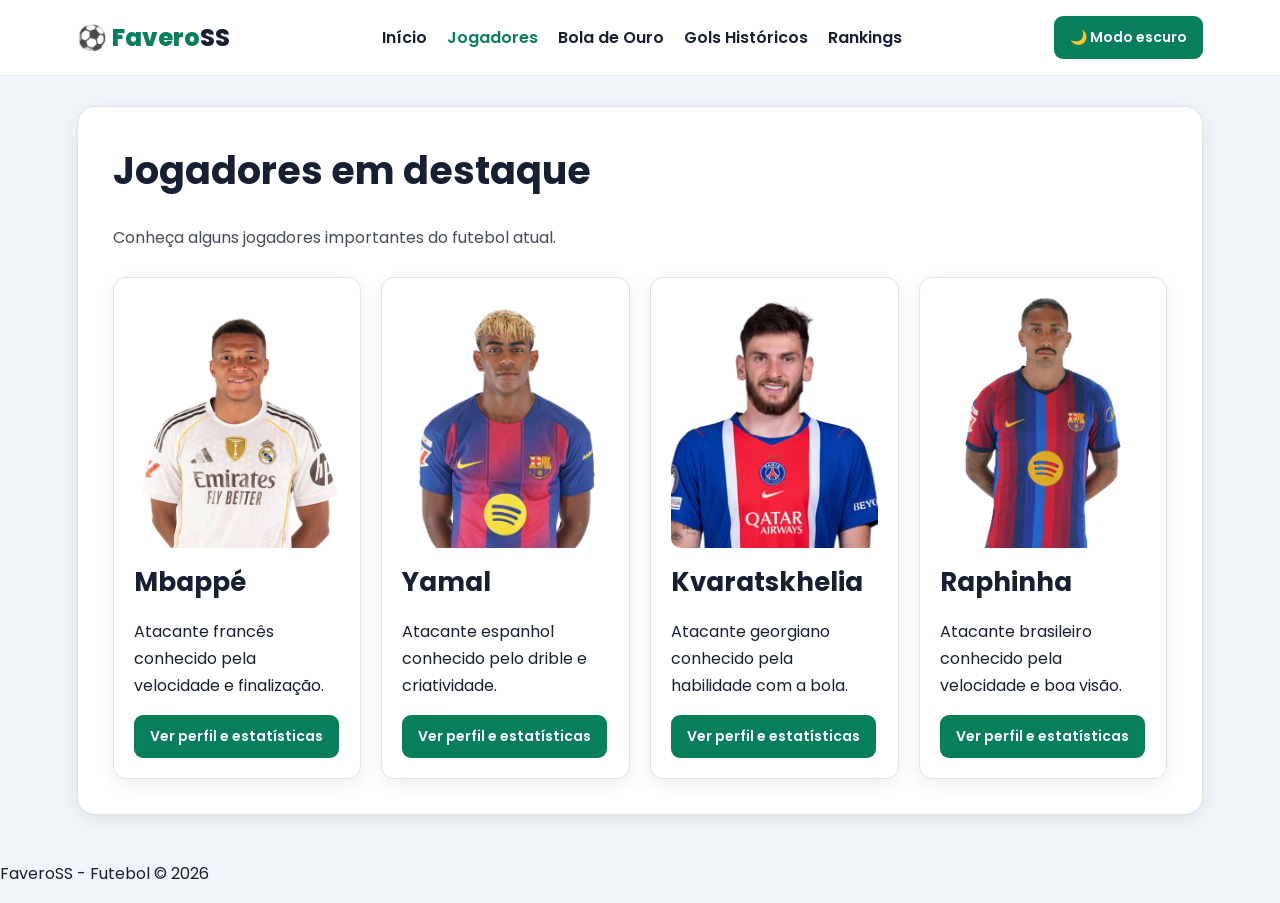
<file: jogadores.html>
<!DOCTYPE html>
<html lang="pt-BR">
<head>
    <meta charset="UTF-8">
    <meta name="viewport" content="width=device-width, initial-scale=1.0">
    <title>Jogadores - FaveroSS</title>
    <!-- Ícone da aba do navegador -->
    <link rel="icon" type="image/webp" href="uefa-champions-league.webp">
    <!-- Arquivo de estilos visuais -->
    <link rel="stylesheet" href="style.css">
</head>
<body>

<!-- Cabeçalho fixo com o menu de navegação e botão de tema -->
<header>
    <a class="logo" href="index.html">⚽ Favero<span>SS</span></a>

    <nav>
        <a href="index.html">Início</a>
        <a href="jogadores.html" class="ativo">Jogadores</a>
        <a href="bola%20de%20ouro.html">Bola de Ouro</a>
        <a href="historico.html">Gols Históricos</a>
        <a href="rank.html">Rankings</a>
    </nav>

    <button id="tema" type="button">☀️ Claro</button>
</header>

<!-- Seção principal com a vitrine de jogadores em destaque -->
<main class="secao">
    <h1>Jogadores em destaque</h1>
    <p class="descricao">Conheça alguns jogadores importantes do futebol atual.</p>

    <div class="jogos">
        <!-- Card individual do Mbappé -->
        <article class="card">
            <img class="foto-card" src="Mbappé.webp" alt="Kylian Mbappé">
            <h2>Mbappé</h2>
            <p>Atacante francês conhecido pela velocidade e finalização.</p>
            <a class="botao" href="https://www.transfermarkt.com.br/kylian-mbappe/profil/spieler/342229" target="_blank" rel="noopener">Ver perfil e estatísticas</a>
        </article>

        <!-- Card individual do Lamine Yamal -->
        <article class="card">
            <img class="foto-card" src="Yamal.webp" alt="Lamine Yamal">
            <h2>Yamal</h2>
            <p>Atacante espanhol conhecido pelo drible e criatividade.</p>
            <a class="botao" href="https://www.transfermarkt.com.br/lamine-yamal/profil/spieler/937958" target="_blank" rel="noopener">Ver perfil e estatísticas</a>
        </article>

        <!-- Card individual do Kvaratskhelia -->
        <article class="card">
            <img class="foto-card" src="Kvaratskhelia.avif" alt="Khvicha Kvaratskhelia">
            <h2>Kvaratskhelia</h2>
            <p>Atacante georgiano conhecido pela habilidade com a bola.</p>
            <a class="botao" href="https://www.transfermarkt.com.br/khvicha-kvaratskhelia/profil/spieler/502670" target="_blank" rel="noopener">Ver perfil e estatísticas</a>
        </article>

        <!-- Card individual do Raphinha -->
        <article class="card">
            <img class="foto-card" src="Raphinha.png" alt="Raphinha">
            <h2>Raphinha</h2>
            <p>Atacante brasileiro conhecido pela velocidade e boa visão.</p>
            <a class="botao" href="https://www.transfermarkt.com.br/raphinha/profil/spieler/411295" target="_blank" rel="noopener">Ver perfil e estatísticas</a>
        </article>
    </div>
</main>

<!-- Rodapé padrão da página -->
<footer>
    <p>FaveroSS - Futebol © 2026</p>
</footer>

<!-- Script de comportamento -->
<script src="script.js"></script>
</body>
</html>
</file>
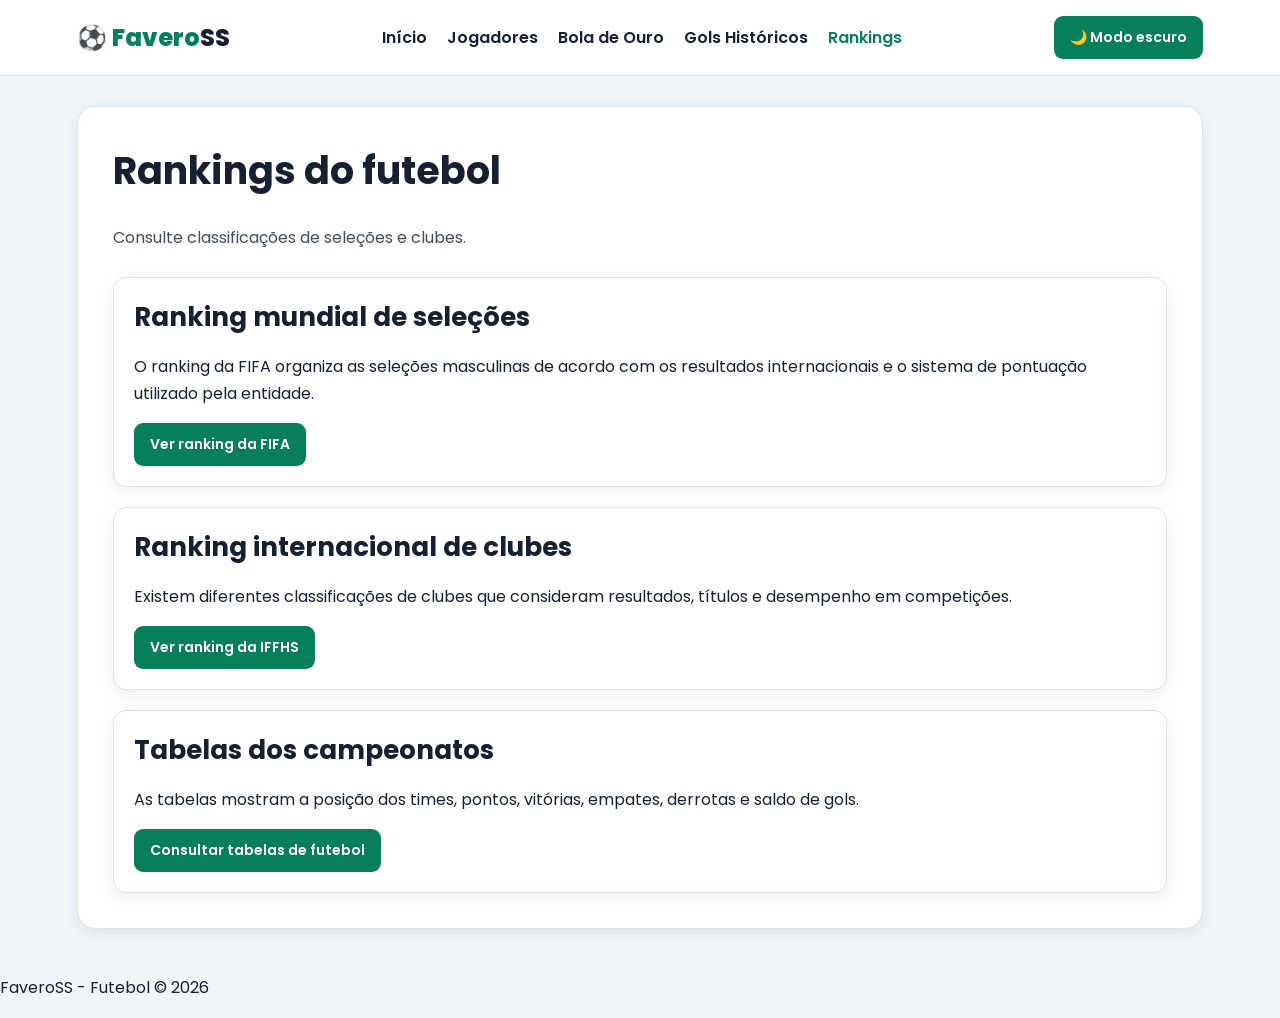
<file: rank.html>
<!DOCTYPE html>
<html lang="pt-BR">
<head>
    <meta charset="UTF-8">
    <meta name="viewport" content="width=device-width, initial-scale=1.0">
    <title>Rankings - FaveroSS</title>
    <!-- Ícone da aba do navegador -->
    <link rel="icon" type="image/webp" href="uefa-champions-league.webp">
    <!-- Arquivo de estilos visuais -->
    <link rel="stylesheet" href="style.css">
</head>
<body>

<!-- Cabeçalho fixo com o menu de navegação e botão de tema -->
<header>
    <a class="logo" href="index.html">⚽ Favero<span>SS</span></a>

    <nav>
        <a href="index.html">Início</a>
        <a href="jogadores.html">Jogadores</a>
        <a href="bola%20de%20ouro.html">Bola de Ouro</a>
        <a href="historico.html">Gols Históricos</a>
        <a href="rank.html" class="ativo">Rankings</a>
    </nav>

    <button id="tema" type="button">☀️ Claro</button>
</header>

<!-- Seção principal com os links e tabelas de classificação -->
<main class="secao">
    <h1>Rankings do futebol</h1>
    <p class="descricao">Consulte classificações de seleções e clubes.</p>

    <!-- Card de Ranking da FIFA -->
    <section class="card" style="margin-bottom: 20px;">
        <h2>Ranking mundial de seleções</h2>
        <p>O ranking da FIFA organiza as seleções masculinas de acordo com os resultados internacionais e o sistema de pontuação utilizado pela entidade.</p>
        <a class="botao" href="https://inside.fifa.com/fifa-world-ranking/men" target="_blank" rel="noopener">
            Ver ranking da FIFA
        </a>
    </section>

    <!-- Card de Ranking da IFFHS -->
    <section class="card" style="margin-bottom: 20px;">
        <h2>Ranking internacional de clubes</h2>
        <p>Existem diferentes classificações de clubes que consideram resultados, títulos e desempenho em competições.</p>
        <a class="botao" href="https://www.iffhs.com/" target="_blank" rel="noopener">
            Ver ranking da IFFHS
        </a>
    </section>

    <!-- Card de Tabelas de Campeonatos -->
    <section class="card">
        <h2>Tabelas dos campeonatos</h2>
        <p>As tabelas mostram a posição dos times, pontos, vitórias, empates, derrotas e saldo de gols.</p>
        <a class="botao" href="https://www.espn.com.br/futebol/" target="_blank" rel="noopener">
            Consultar tabelas de futebol
        </a>
    </section>
</main>

<!-- Rodapé padrão da página -->
<footer>
    <p>FaveroSS - Futebol © 2026</p>
</footer>

<!-- Script de comportamento -->
<script src="script.js"></script>
</body>
</html>
</file>
<file: style.css>
/* Fonte poppins do google */
@import url('https://fonts.googleapis.com/css2?family=Poppins:wght@400;500;600;700;800&display=swap');

/* Variaveis do tema claro */
:root {
    --fundo: #f1f4f8;
    --cartao: #ffffff;
    --texto: #172033;
    --destaque: #087f5b;
    --destaque-hover: #066649;
    --borda: #dce3eb;
    --sombra: 0 5px 18px rgba(0, 0, 0, 0.07);
}

/* Variaveis do tema escuro */
body.escuro {
    --fundo: #10151d;
    --cartao: #1b2430;
    --texto: #f1f5f9;
    --destaque: #4ade80;
    --destaque-hover: #22c55e;
    --borda: #354151;
    --sombra: 0 5px 18px rgba(0, 0, 0, 0.2);
}

/* Reset simples */
*, *::before, *::after {
    box-sizing: border-box;
}

html {
    scroll-behavior: smooth;
}

body {
    margin: 0;
    background: var(--fundo);
    color: var(--texto);
    font-family: 'Poppins', Arial, sans-serif;
    transition: background 0.25s, color 0.25s;
}

/* Estilo do menu topo */
header {
    background: var(--cartao);
    border-bottom: 1px solid var(--borda);
    padding: 16px 6%;
    display: flex;
    justify-content: space-between;
    align-items: center;
    gap: 20px;
    flex-wrap: wrap;
    position: sticky;
    top: 0;
    z-index: 1000;
}

.logo {
    color: var(--destaque);
    font-size: 24px;
    font-weight: 800;
    text-decoration: none;
}

.logo span {
    color: var(--texto);
}

nav {
    display: flex;
    align-items: center;
    gap: 20px;
    flex-wrap: wrap;
}

nav a {
    color: var(--texto);
    text-decoration: none;
    font-weight: 600;
    transition: color 0.2s;
}

nav a:hover, nav a.ativo {
    color: var(--destaque);
}

.topo-botoes {
    display: flex;
    align-items: center;
    gap: 12px;
}

/* Botoes gerais do site */
button, .botao {
    background: var(--destaque);
    color: white;
    border: 0;
    border-radius: 9px;
    padding: 11px 16px;
    cursor: pointer;
    font-family: inherit;
    font-size: 14px;
    font-weight: 600;
    display: inline-block;
    text-decoration: none;
    transition: background 0.2s, transform 0.1s;
}

button:hover, .botao:hover {
    background: var(--destaque-hover);
    transform: translateY(-1px);
}

/* Conteudo principal */
main {
    width: 88%;
    max-width: 1150px;
    margin: 30px auto;
}

.secao {
    background: var(--cartao);
    border: 1px solid var(--borda);
    border-radius: 18px;
    padding: 35px;
    margin-bottom: 45px;
    box-shadow: var(--sombra);
    scroll-margin-top: 30px;
}

/* Banner de entrada */
.banner {
    min-height: 390px;
    padding: 55px 35px;
    border-radius: 18px;
    display: flex;
    align-items: center;
    color: white;
    margin-bottom: 45px;
    background: linear-gradient(90deg, rgba(0, 20, 15, 0.88), rgba(0, 20, 15, 0.55)), url("Captura de tela 2026-10-19 114739.png") center / cover no-repeat;
    box-shadow: var(--sombra);
}

.banner-conteudo {
    max-width: 650px;
}

.etiqueta {
    font-size: 12px;
    letter-spacing: 2px;
    font-weight: 700;
    text-transform: uppercase;
}

.banner h1 {
    font-size: clamp(32px, 5vw, 50px);
    line-height: 1.15;
    margin: 15px 0;
}

.banner p {
    line-height: 1.8;
    margin-bottom: 25px;
}

h1 { font-size: clamp(28px, 4vw, 38px); margin-top: 0; }
h2 { font-size: 26px; margin-top: 0; margin-bottom: 10px; }
p { line-height: 1.7; }
.descricao { opacity: 0.8; margin-bottom: 25px; }

/* Cards de conteudo */
.card {
    background: var(--cartao);
    border: 1px solid var(--borda);
    border-radius: 13px;
    padding: 20px;
    box-shadow: var(--sombra);
    transition: transform 0.2s;
}

.card:hover { transform: translateY(-3px); }

.jogos, .gols {
    display: grid;
    grid-template-columns: repeat(auto-fit, minmax(240px, 1fr));
    gap: 20px;
}

.foto-card {
    display: block;
    width: 100%;
    height: 250px;
    object-fit: cover;
    object-position: center top;
    border-radius: 10px;
    margin-bottom: 15px;
}

/* Card da Bola de Ouro */
.premio-destaque {
    display: flex;
    flex-wrap: wrap;
    gap: 30px;
    align-items: center;
}

.premio-imagem {
    flex: 1;
    min-width: 280px;
    position: relative;
}

.premio-imagem img {
    width: 100%;
    border-radius: 14px;
    box-shadow: var(--sombra);
}

.etiqueta-vencedor {
    position: absolute;
    top: 15px;
    left: 15px;
    background: #f59e0b;
    color: white;
    padding: 6px 14px;
    border-radius: 20px;
    font-weight: bold;
    font-size: 0.85rem;
    box-shadow: 0 4px 10px rgba(0,0,0,0.2);
}

.premio-info { flex: 1.5; min-width: 280px; }

.clube-premio {
    color: var(--destaque);
    font-weight: 600;
    margin-top: -5px;
    margin-bottom: 15px;
}

.estatisticas-bola-ouro {
    display: grid;
    grid-template-columns: repeat(3, 1fr);
    gap: 15px;
    margin: 20px 0;
}

.stat-card {
    background: var(--fundo);
    padding: 12px;
    border-radius: 10px;
    text-align: center;
    border: 1px solid var(--borda);
}

.stat-numero {
    display: block;
    font-size: 1.8rem;
    font-weight: bold;
    color: var(--destaque);
}

.stat-legenda { font-size: 0.8rem; opacity: 0.8; }

/* Formuarios e campos de texto */
.linha, .input-grupo-pesquisa {
    display: flex;
    gap: 12px;
    margin-bottom: 15px;
}

input[type="text"], input[type="email"], input[type="password"] {
    flex: 1;
    width: 100%;
    padding: 12px 16px;
    border: 1px solid var(--borda);
    background: var(--fundo);
    color: var(--texto);
    border-radius: 9px;
    font-family: inherit;
    font-size: 14px;
    outline: none;
    transition: border-color 0.2s;
}

input[type="text"]:focus, input[type="email"]:focus, input[type="password"]:focus {
    border-color: var(--destaque);
}

form label {
    display: block;
    font-weight: 500;
    font-size: 14px;
    margin-bottom: 6px;
    margin-top: 15px;
}

/* Lista de tarefas */
ul#lista-tarefas {
    list-style: none;
    padding: 0;
    margin-top: 15px;
}

ul#lista-tarefas li {
    background: var(--fundo);
    padding: 12px 16px;
    border-radius: 8px;
    border: 1px solid var(--borda);
    margin-bottom: 8px;
    display: flex;
    justify-content: space-between;
    align-items: center;
}

video {
    display: block;
    width: 100%;
    background: #000;
    border-radius: 12px;
    margin-bottom: 15px;
}

/* Caixa do Mural da Corneta e IA */
.chat {
    background: var(--fundo);
    border: 1px solid var(--borda);
    border-radius: 12px;
    padding: 20px;
}

#conversa {
    min-height: 80px;
    max-height: 250px;
    overflow-y: auto;
    margin-bottom: 15px;
    padding-right: 5px;
}

.resposta {
    background: var(--cartao);
    padding: 10px 14px;
    border-radius: 8px;
    border: 1px solid var(--borda);
    margin-bottom: 8px;
}

/*
footer {
    padding: 25px;
    text-align: center;
    background: var(--cartao);
    border-top: 1px solid var(--borda);
    font-size: 13px;
}

#form-cadastro button[type="submit"],
#form-cadastro .botao-principal {
    margin-top: 25px;
    width: 100%;
}

/* Ajustes para telas menores */
@media (max-width: 650px) {
    header { flex-direction: column; align-items: stretch; text-align: center; }
    nav { justify-content: center; gap: 15px; }
    .topo-botoes { justify-content: center; }
    main { width: 92%; }
    .banner { min-height: 320px; padding: 35px 20px; }
    .estatisticas-bola-ouro { grid-template-columns: 1fr; }
}
</file>
